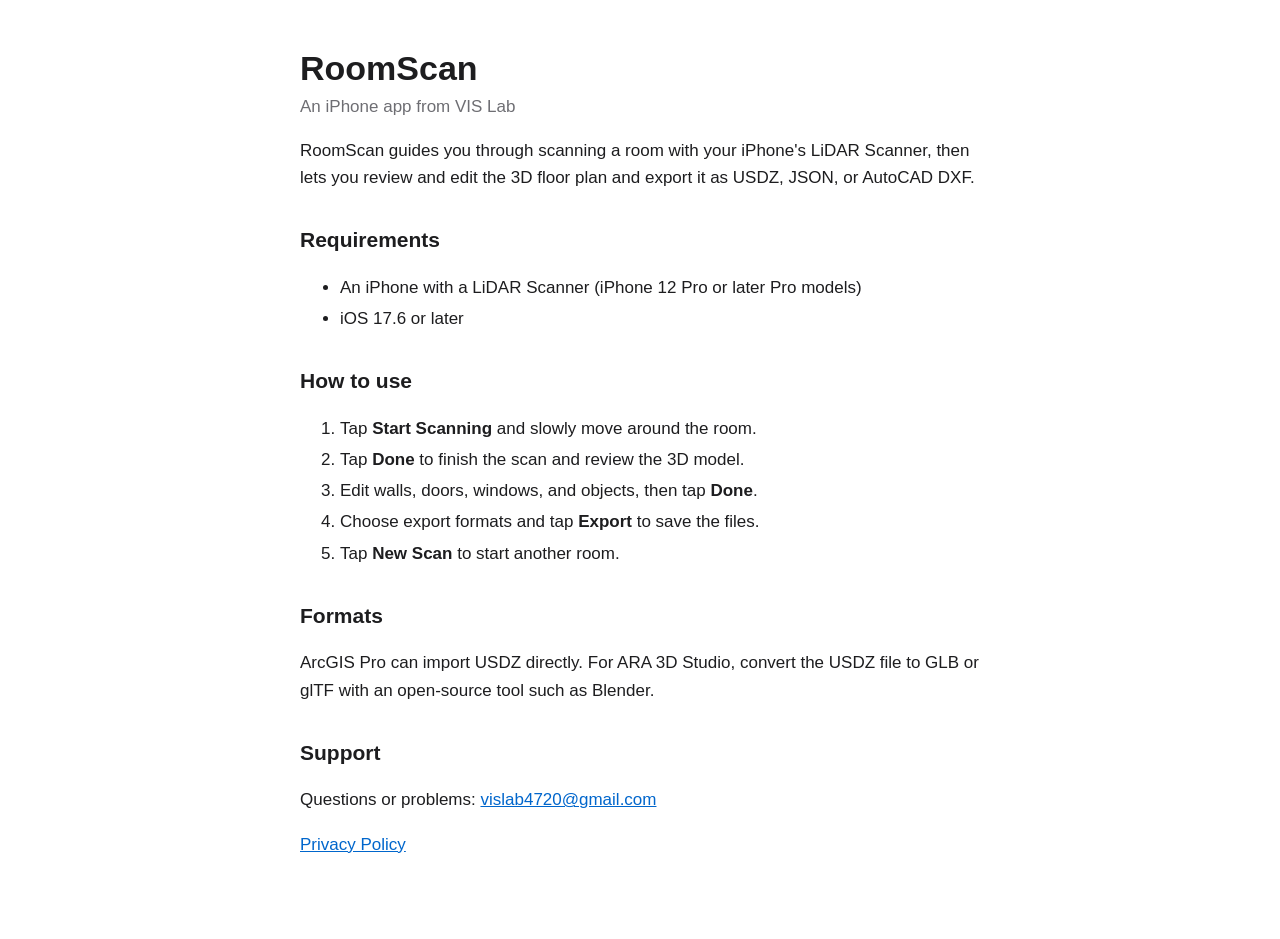
<file: index.html>
<!doctype html>
<html lang="en">
<head>
<meta charset="utf-8">
<meta name="viewport" content="width=device-width, initial-scale=1">
<title>RoomScan Support</title>
<link rel="stylesheet" href="style.css">
</head>
<body>
<main>
  <h1>RoomScan</h1>
  <p class="meta">An iPhone app from VIS Lab</p>

  <p>RoomScan guides you through scanning a room with your iPhone's LiDAR Scanner, then lets you review and edit the 3D floor plan and export it as USDZ, JSON, or AutoCAD DXF.</p>

  <h2>Requirements</h2>
  <ul>
    <li>An iPhone with a LiDAR Scanner (iPhone 12 Pro or later Pro models)</li>
    <li>iOS 17.6 or later</li>
  </ul>

  <h2>How to use</h2>
  <ol>
    <li>Tap <strong>Start Scanning</strong> and slowly move around the room.</li>
    <li>Tap <strong>Done</strong> to finish the scan and review the 3D model.</li>
    <li>Edit walls, doors, windows, and objects, then tap <strong>Done</strong>.</li>
    <li>Choose export formats and tap <strong>Export</strong> to save the files.</li>
    <li>Tap <strong>New Scan</strong> to start another room.</li>
  </ol>

  <h2>Formats</h2>
  <p>ArcGIS Pro can import USDZ directly. For ARA 3D Studio, convert the USDZ file to GLB or glTF with an open-source tool such as Blender.</p>

  <h2>Support</h2>
  <p>Questions or problems: <a href="mailto:vislab4720@gmail.com">vislab4720@gmail.com</a></p>

  <p><a href="privacy.html">Privacy Policy</a></p>
</main>
</body>
</html>
</file>
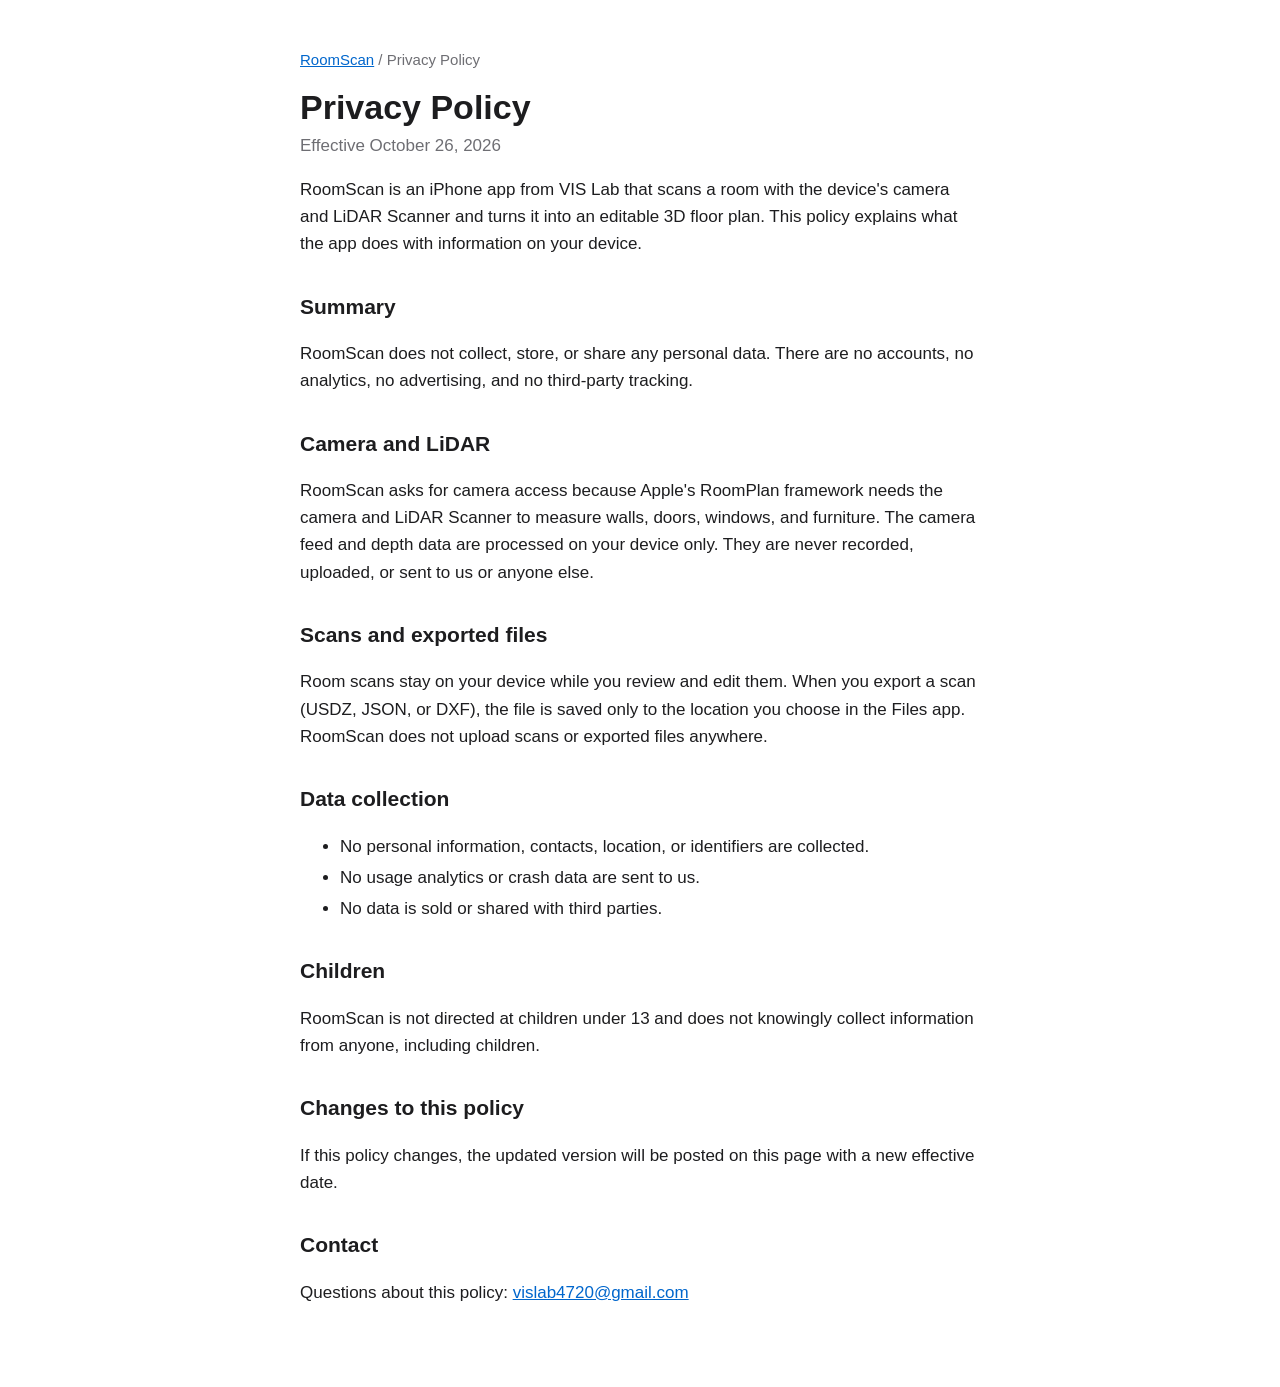
<file: privacy.html>
<!doctype html>
<html lang="en">
<head>
<meta charset="utf-8">
<meta name="viewport" content="width=device-width, initial-scale=1">
<title>RoomScan Privacy Policy</title>
<link rel="stylesheet" href="style.css">
</head>
<body>
<main>
  <p class="nav"><a href="./">RoomScan</a> / Privacy Policy</p>
  <h1>Privacy Policy</h1>
  <p class="meta">Effective October 26, 2026</p>

  <p>RoomScan is an iPhone app from VIS Lab that scans a room with the device's camera and LiDAR Scanner and turns it into an editable 3D floor plan. This policy explains what the app does with information on your device.</p>

  <h2>Summary</h2>
  <p>RoomScan does not collect, store, or share any personal data. There are no accounts, no analytics, no advertising, and no third-party tracking.</p>

  <h2>Camera and LiDAR</h2>
  <p>RoomScan asks for camera access because Apple's RoomPlan framework needs the camera and LiDAR Scanner to measure walls, doors, windows, and furniture. The camera feed and depth data are processed on your device only. They are never recorded, uploaded, or sent to us or anyone else.</p>

  <h2>Scans and exported files</h2>
  <p>Room scans stay on your device while you review and edit them. When you export a scan (USDZ, JSON, or DXF), the file is saved only to the location you choose in the Files app. RoomScan does not upload scans or exported files anywhere.</p>

  <h2>Data collection</h2>
  <ul>
    <li>No personal information, contacts, location, or identifiers are collected.</li>
    <li>No usage analytics or crash data are sent to us.</li>
    <li>No data is sold or shared with third parties.</li>
  </ul>

  <h2>Children</h2>
  <p>RoomScan is not directed at children under 13 and does not knowingly collect information from anyone, including children.</p>

  <h2>Changes to this policy</h2>
  <p>If this policy changes, the updated version will be posted on this page with a new effective date.</p>

  <h2>Contact</h2>
  <p>Questions about this policy: <a href="mailto:vislab4720@gmail.com">vislab4720@gmail.com</a></p>
</main>
</body>
</html>
</file>
<file: style.css>
:root {
  --bg: #ffffff;
  --text: #1d1d1f;
  --muted: #6e6e73;
  --link: #0066cc;
}
@media (prefers-color-scheme: dark) {
  :root {
    --bg: #111113;
    --text: #f5f5f7;
    --muted: #a1a1a6;
    --link: #4da3ff;
  }
}
body {
  margin: 0;
  background: var(--bg);
  color: var(--text);
  font: 17px/1.6 -apple-system, BlinkMacSystemFont, "Segoe UI", Roboto, Helvetica, Arial, sans-serif;
}
main {
  max-width: 680px;
  margin: 0 auto;
  padding: 48px 20px 64px;
}
h1 { font-size: 34px; line-height: 1.2; margin: 0 0 4px; }
h2 { font-size: 21px; margin: 32px 0 8px; }
.meta, .nav { color: var(--muted); margin-top: 0; }
.nav { font-size: 15px; }
a { color: var(--link); }
li { margin: 4px 0; }
</file>
